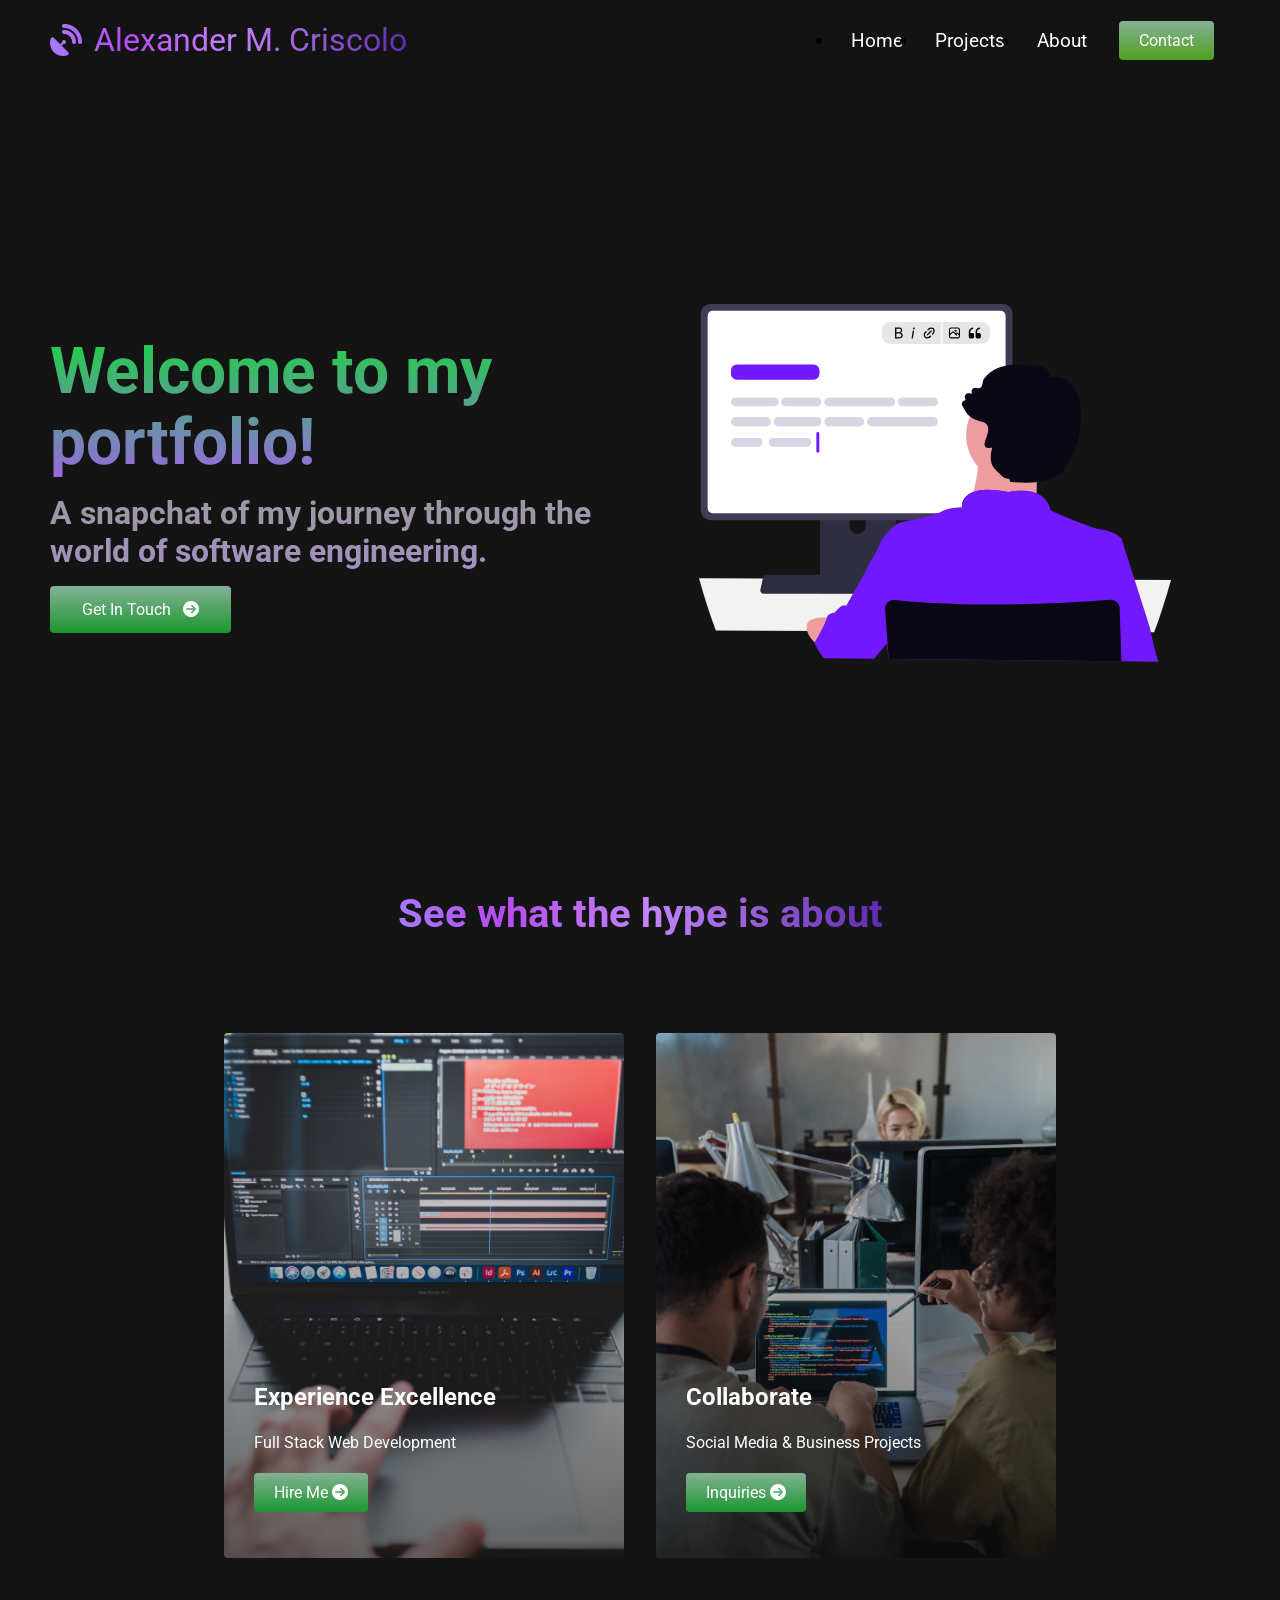
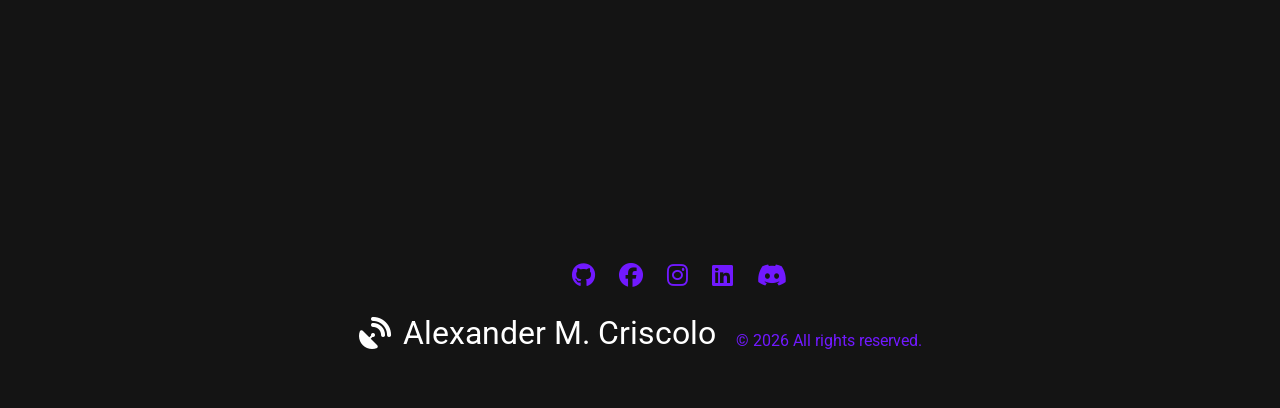
<file: index.html>
<!-- Structure -->

<!doctype html>
<html lang="en">
  <head>
    <meta charset="UTF-8" />
    <meta name="viewport" content="width=device-width, initial-scale=1.0" />
    <title>Alex Criscolo's Portfolio</title>
    <link rel="stylesheet" href="css/index.css" />
    <link rel="stylesheet" href="css/global.css" />
    <!-- Font Awesome - Logo Icon -->
    <link
      rel="stylesheet"
      href="https://cdnjs.cloudflare.com/ajax/libs/font-awesome/6.7.2/css/all.min.css"
    />
    <!-- Google Fonts - Roboto -->
    <link rel="preconnect" href="https://fonts.googleapis.com" />
    <link rel="preconnect" href="https://fonts.gstatic.com" crossorigin />
    <link
      href="https://fonts.googleapis.com/css2?family=Roboto:ital,wght@0,100..900;1,100..900&display=swap"
      rel="stylesheet"
    />
  </head>

  <body>
    <!-- Navbar Section -->
    <nav class="navbar">
      <div class="navbar__container">
        <a href="/" id="navbar__logo"
          ><i class="fas fa-satellite-dish"></i>Alexander M. Criscolo</a
        >
        <div class="navbar__toggle" id="mobile-menu">
          <span class="bar"></span>
          <span class="bar"></span>
          <span class="bar"></span>
        </div>
        <ul class="navbar__menu">
          <li class="navbar__item">
            <a href="/" class="navbar__links">Home</a>
          </li>
          <li class="navbar__item">
            <a href="projects.html" class="navbar__links">Projects</a>
          </li>
          <li class="navbar__item">
            <a href="about.html" class="navbar__links">About</a>
          </li>
          <li class="navbar__btn">
            <button type="button" class="contact__btn">Contact</button>
          </li>
        </ul>
      </div>
    </nav>

    <!-- Hero Section -->
    <div class="main">
      <div class="main__container">
        <div class="main__content">
          <h1>Welcome to my portfolio!</h1>
          <p>
            A snapchat of my journey through the world of software engineering.
          </p>
          <!-- TO-DO: add navigation to contact form -->
          <button type="button" class="main__btn">
            Get In Touch <i class="fa-solid fa-circle-arrow-right"></i>
          </button>
        </div>
        <div class="main__img--container">
          <img src="images/pic1.svg" alt="pic" id="main__img" />
        </div>
      </div>
    </div>

    <!-- Services Section -->
    <div class="services">
      <h1>See what the hype is about</h1>
      <div class="services__container">
        <div class="services__card">
          <h2>Experience Excellence</h2>
          <p>Full Stack Web Development</p>
          <button>
            Hire Me <i class="fa-solid fa-circle-arrow-right"></i>
          </button>
        </div>
        <div class="services__card">
          <h2>Collaborate</h2>
          <p>Social Media & Business Projects</p>
          <button>
            Inquiries <i class="fa-solid fa-circle-arrow-right"></i>
          </button>
        </div>
      </div>
    </div>

    <div class="footer__container">
      <div class="footer__links">
        <div class="footer__link--wrapper">
          <div class="footer__link--items">
            <a
              href="https://github.com/alexmcr1s"
              target="_blank"
              rel="noopener noreferrer"
            >
              <i class="fa-brands fa-github"></i>
            </a>
            <a href="/" target="_blank" rel="noopener noreferrer">
              <i class="fa-brands fa-facebook"></i>
            </a>
            <a
              href="https://www.instagram.com/alexmcr1s/"
              target="_blank"
              rel="noopener noreferrer"
            >
              <i class="fa-brands fa-instagram"></i>
            </a>
            <a
              href="https://www.linkedin.com/in/alexander-criscolo-b488a0161/"
              target="_blank"
              rel="noopener noreferrer"
            >
              <i class="fa-brands fa-linkedin"></i>
            </a>
            <a
              href="https://discord.gg/RDEhZDUMt"
              target="_blank"
              rel="noopener noreferrer"
            >
              <i class="fa-brands fa-discord"></i>
            </a>
          </div>
        </div>
      </div>
      <div class="footer__logo">
        <div class="footer__logo--wrap">
          <a href="/index.html" id="footer__logo"
            ><i class="fas fa-satellite-dish"></i>Alexander M. Criscolo</a
          >
          <p class="website__right">© 2026 All rights reserved.</p>
        </div>
      </div>
    </div>

    <script src="script.js"></script>
  </body>
</html>
</file>
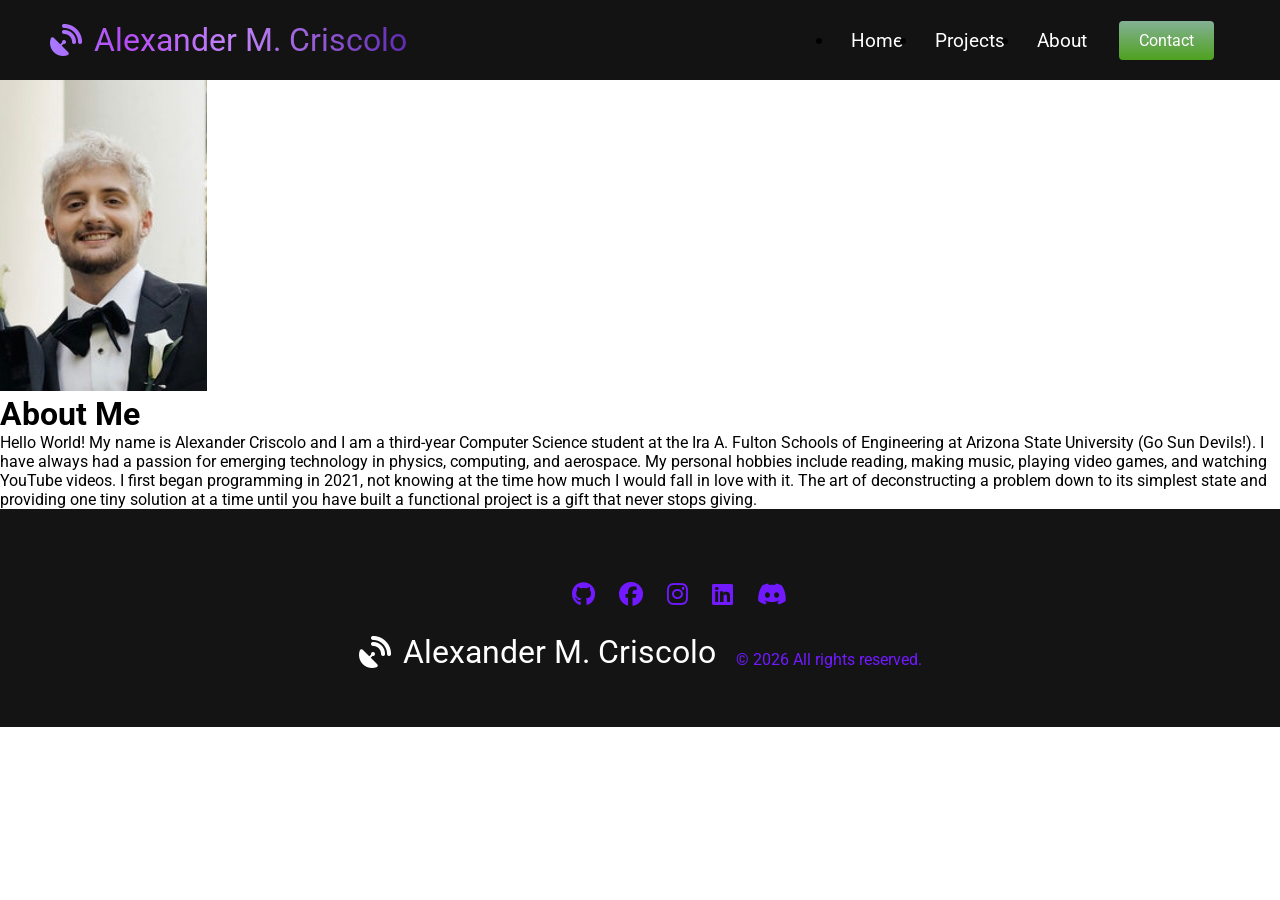
<file: about.html>
<!doctype html>
<html lang="en">
  <head>
    <meta charset="UTF-8" />
    <meta name="viewport" content="width=device-width, initial-scale=1.0" />
    <title>Alex Criscolo's Portfolio</title>
    <link rel="stylesheet" href="css/global.css" />
    <!-- Font Awesome - Logo Icon -->
    <link
      rel="stylesheet"
      href="https://cdnjs.cloudflare.com/ajax/libs/font-awesome/6.7.2/css/all.min.css"
    />
    <!-- Google Fonts - Roboto -->
    <link rel="preconnect" href="https://fonts.googleapis.com" />
    <link rel="preconnect" href="https://fonts.gstatic.com" crossorigin />
    <link
      href="https://fonts.googleapis.com/css2?family=Roboto:ital,wght@0,100..900;1,100..900&display=swap"
      rel="stylesheet"
    />
  </head>

  <body>
    <!-- Navbar Section -->
    <nav class="navbar">
      <div class="navbar__container">
        <a href="/" id="navbar__logo"
          ><i class="fas fa-satellite-dish"></i>Alexander M. Criscolo</a
        >
        <div class="navbar__toggle" id="mobile-menu">
          <span class="bar"></span>
          <span class="bar"></span>
          <span class="bar"></span>
        </div>
        <ul class="navbar__menu">
          <li class="navbar__item">
            <a href="/" class="navbar__links">Home</a>
          </li>
          <li class="navbar__item">
            <a href="projects.html" class="navbar__links">Projects</a>
          </li>
          <li class="navbar__item">
            <a href="about.html" class="navbar__links">About</a>
          </li>
          <li class="navbar__btn">
            <button type="button" class="contact__btn">Contact</button>
          </li>
        </ul>
      </div>
    </nav>

    <!-- Hero (about) Section -->
    <div class="about">
      <div class="about__container">
        <div class="about__content">
          <div class="about_img--container">
            <img src="images/pfp.jpg" alt="pic" id="about__img" />
          </div>
          <h1>About Me</h1>
          <p>
            Hello World! My name is Alexander Criscolo and I am a third-year
            Computer Science student at the Ira A. Fulton Schools of Engineering
            at Arizona State University (Go Sun Devils!). I have always had a
            passion for emerging technology in physics, computing, and
            aerospace. My personal hobbies include reading, making music,
            playing video games, and watching YouTube videos. I first began
            programming in 2021, not knowing at the time how much I would fall
            in love with it. The art of deconstructing a problem down to its
            simplest state and providing one tiny solution at a time until you
            have built a functional project is a gift that never stops giving.
          </p>
        </div>
      </div>
    </div>

    <div class="footer__container">
      <div class="footer__links">
        <div class="footer__link--wrapper">
          <div class="footer__link--items">
            <a
              href="https://github.com/alexmcr1s"
              target="_blank"
              rel="noopener noreferrer"
            >
              <i class="fa-brands fa-github"></i>
            </a>
            <a href="/" target="_blank" rel="noopener noreferrer">
              <i class="fa-brands fa-facebook"></i>
            </a>
            <a
              href="https://www.instagram.com/alexmcr1s/"
              target="_blank"
              rel="noopener noreferrer"
            >
              <i class="fa-brands fa-instagram"></i>
            </a>
            <a
              href="https://www.linkedin.com/in/alexander-criscolo-b488a0161/"
              target="_blank"
              rel="noopener noreferrer"
            >
              <i class="fa-brands fa-linkedin"></i>
            </a>
            <a
              href="https://discord.gg/RDEhZDUMt"
              target="_blank"
              rel="noopener noreferrer"
            >
              <i class="fa-brands fa-discord"></i>
            </a>
          </div>
        </div>
      </div>
      <div class="footer__logo">
        <div class="footer__logo--wrap">
          <a href="/index.html" id="footer__logo"
            ><i class="fas fa-satellite-dish"></i>Alexander M. Criscolo</a
          >
          <p class="website__right">© 2026 All rights reserved.</p>
        </div>
      </div>
    </div>

    <script src="script.js"></script>
  </body>
</html>
</file>
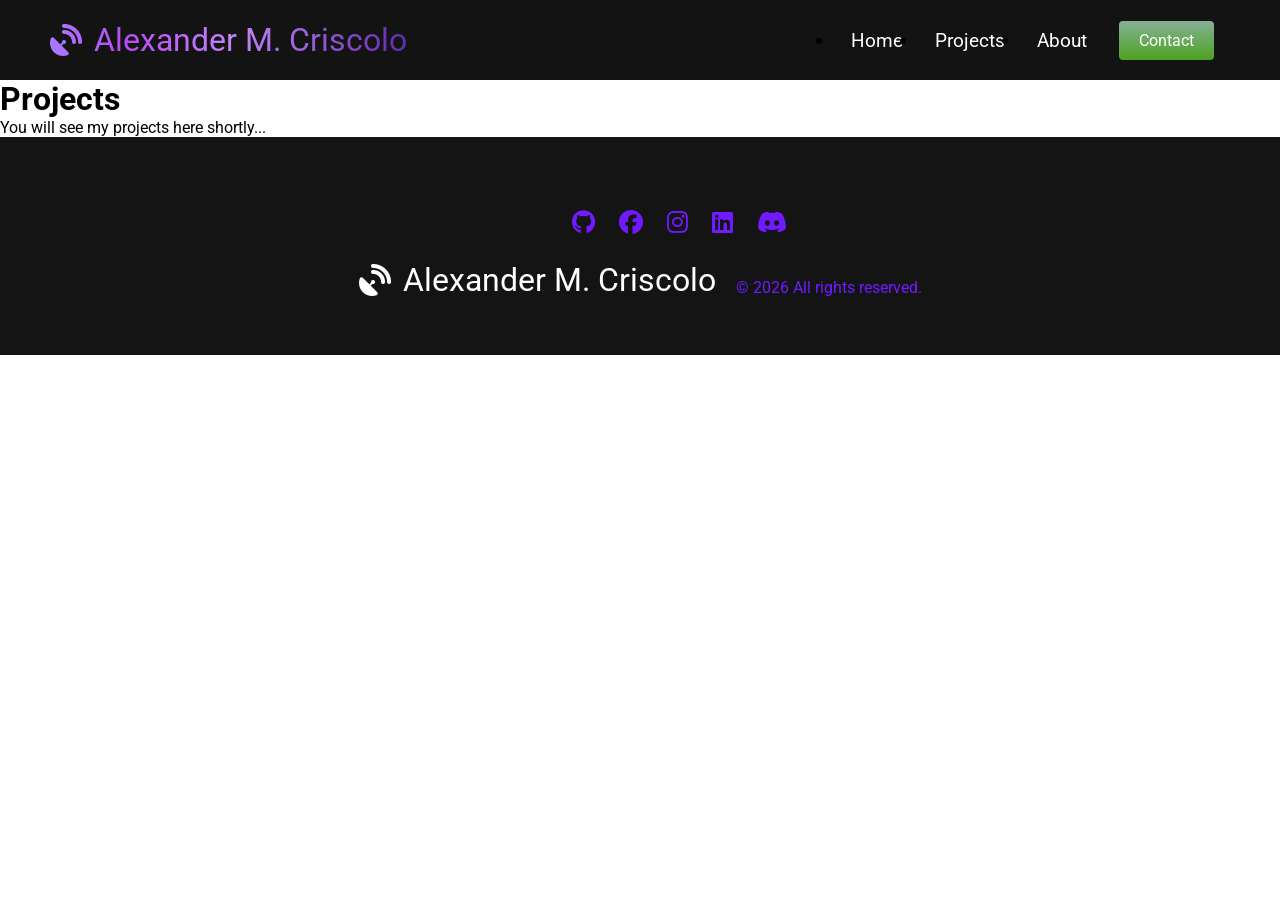
<file: projects.html>
<!doctype html>
<html lang="en">
  <head>
    <meta charset="UTF-8" />
    <meta name="viewport" content="width=device-width, initial-scale=1.0" />
    <title>Alex Criscolo's Portfolio</title>
    <link rel="stylesheet" href="css/global.css" />
    <!-- Font Awesome - Logo Icon -->
    <link
      rel="stylesheet"
      href="https://cdnjs.cloudflare.com/ajax/libs/font-awesome/6.7.2/css/all.min.css"
    />
    <!-- Google Fonts - Roboto -->
    <link rel="preconnect" href="https://fonts.googleapis.com" />
    <link rel="preconnect" href="https://fonts.gstatic.com" crossorigin />
    <link
      href="https://fonts.googleapis.com/css2?family=Roboto:ital,wght@0,100..900;1,100..900&display=swap"
      rel="stylesheet"
    />
  </head>

  <body>
    <!-- Navbar Section -->
    <nav class="navbar">
      <div class="navbar__container">
        <a href="/" id="navbar__logo"
          ><i class="fas fa-satellite-dish"></i>Alexander M. Criscolo</a
        >
        <div class="navbar__toggle" id="mobile-menu">
          <span class="bar"></span>
          <span class="bar"></span>
          <span class="bar"></span>
        </div>
        <ul class="navbar__menu">
          <li class="navbar__item">
            <a href="/" class="navbar__links">Home</a>
          </li>
          <li class="navbar__item">
            <a href="projects.html" class="navbar__links">Projects</a>
          </li>
          <li class="navbar__item">
            <a href="about.html" class="navbar__links">About</a>
          </li>
          <li class="navbar__btn">
            <button type="button" class="contact__btn">Contact</button>
          </li>
        </ul>
      </div>
    </nav>
    <header>
      <h1>Projects</h1>
      <p>You will see my projects here shortly...</p>
    </header>

    <div class="footer__container">
      <div class="footer__links">
        <div class="footer__link--wrapper">
          <div class="footer__link--items">
            <a
              href="https://github.com/alexmcr1s"
              target="_blank"
              rel="noopener noreferrer"
            >
              <i class="fa-brands fa-github"></i>
            </a>
            <a href="/" target="_blank" rel="noopener noreferrer">
              <i class="fa-brands fa-facebook"></i>
            </a>
            <a
              href="https://www.instagram.com/alexmcr1s/"
              target="_blank"
              rel="noopener noreferrer"
            >
              <i class="fa-brands fa-instagram"></i>
            </a>
            <a
              href="https://www.linkedin.com/in/alexander-criscolo-b488a0161/"
              target="_blank"
              rel="noopener noreferrer"
            >
              <i class="fa-brands fa-linkedin"></i>
            </a>
            <a
              href="https://discord.gg/RDEhZDUMt"
              target="_blank"
              rel="noopener noreferrer"
            >
              <i class="fa-brands fa-discord"></i>
            </a>
          </div>
        </div>
      </div>
      <div class="footer__logo">
        <div class="footer__logo--wrap">
          <a href="/index.html" id="footer__logo"
            ><i class="fas fa-satellite-dish"></i>Alexander M. Criscolo</a
          >
          <p class="website__right">© 2026 All rights reserved.</p>
        </div>
      </div>
    </div>

    <script src="script.js"></script>
  </body>
</html>
</file>
<file: css/index.css>
/* Index (Homepage) */

/* Hero Section */
.main {
  background-color: #141414;
}

.main__container {
  display: grid;
  grid-template-columns: 1fr 1fr;
  align-items: center;
  justify-self: center;
  margin: 0 auto;
  height: 90vh;
  background-color: #141414;
  z-index: 1;
  width: 100%;
  max-width: 1300px;
  padding: 0 50px;
}

.main__content h1 {
  font-size: 4rem;
  background-color: #7119ff;
  background-image: linear-gradient(to top, #976ae0 0%, #1ed145 100%);
  background-size: 100%;
  -webkit-background-clip: text;
  -moz-background-clip: text;
  -webkit-text-fill-color: transparent;
  -moz-text-fill-color: transparent;
  line-height: 1.1;
}

.main__content p {
  margin-top: 1rem;
  font-size: 2rem;
  font-weight: 700;
  background-color: #7119ff;
  background-image: linear-gradient(to top, #a290c0 0%, #9c99a0 100%);
  background-size: 100%;
  -webkit-background-clip: text;
  -moz-background-clip: text;
  -webkit-text-fill-color: transparent;
  -moz-text-fill-color: transparent;
}

/* Hero button */
.main__btn {
  font-size: 1rem;
  background-image: linear-gradient(to top, #1a972e 0%, #84b195 100%);
  padding: 14px 32px;
  border: none;
  border-radius: 4px;
  color: #fff;
  margin-top: 1rem;
  cursor: pointer;
  position: relative;
  transition: all 0.35s;
  outline: none;
  display: flex;
  align-items: center;
  gap: 12px;
  z-index: 2;
  text-decoration: none;
}

.main__btn:after {
  position: absolute;
  content: "";
  top: 0;
  left: 0;
  width: 0;
  height: 100%;
  background: #7119ff;
  transition: all 0.35s;
  border-radius: 4px;
}

/* Layer management for hero button hover */
.main__btn::after {
  z-index: -1;
}

.main__btn:hover {
  color: #fff;
}

.main__btn:hover:after {
  width: 100%;
}

.main__img--container {
  text-align: center;
}

#main__img {
  height: 80%;
  width: 80%;
}

/* Mobile Responsiveness */
@media screen and (max-width: 768px) {
  .main__container {
    display: grid;
    grid-template-columns: auto;
    align-items: center;
    justify-self: center;
    width: 100%;
    margin: 0 auto;
    height: 90vh;
  }

  .main__content {
    text-align: center;
    margin-bottom: 4rem;
  }

  .main__content h1 {
    font-size: 2.5rem;
    margin-top: 2rem;
  }

  .main__content p {
    margin-top: 1rem;
    font-size: 1.5rem;
  }

  .main__content button {
    justify-self: center;
  }
}

@media screen and (max-width: 480px) {
  .main__content h1 {
    font-size: 2rem;
    margin-top: 3rem;
  }

  .main__content p {
    margin-top: 2rem;
    font-size: 1.5rem;
  }

  .main__content button {
    justify-self: center;
  }
}

/* Services Section */
.services {
  background: #141414;
  display: flex;
  flex-direction: column;
  align-items: center;
  height: 100vh;
}

.services h1 {
  background-color: #8f0fda;
  background-image: linear-gradient(
    to right,
    #7c18ff 0%,
    #a87aff 0%,
    #b64bf5 21%,
    #c185f9 52%,
    #8e55cf 78%,
    #5e2ab1 100%
  );
  background-size: 100%;
  margin-bottom: 5rem;
  font-size: 2.5rem;
  -webkit-background-clip: text;
  -moz-background-clip: text;
  -webkit-text-fill-color: transparent;
  -moz-text-fill-color: transparent;
}

.services__container {
  display: flex;
  justify-content: center;
  flex-wrap: wrap;
}

.services__card {
  margin: 1rem;
  height: 525px;
  width: 400px;
  border-radius: 4px;
  background-image:
    linear-gradient(to bottom, rgba(0, 0, 0, 0) 0%, rgba(17, 17, 17, 0.6) 100%),
    url("/images/services1.jpg");
  background-size: cover;
  position: relative;
  color: #fff;
}

.services__card:nth-child(2) {
  background-image:
    linear-gradient(to bottom, rgba(0, 0, 0, 0) 0%, rgba(17, 17, 17, 0.6) 100%),
    url("/images/services2.jpg");
}

.services h2 {
  position: absolute;
  top: 350px;
  left: 30px;
}

.services__card p {
  position: absolute;
  top: 400px;
  left: 30px;
}

.services__card button {
  color: #fff;
  padding: 10px 20px;
  border: none;
  outline: none;
  border-radius: 4px;
  background-image: linear-gradient(to top, #1a972e 0%, #84b195 100%);
  position: absolute;
  top: 440px;
  left: 30px;
  font-size: 1rem;
  cursor: pointer;
  transition: background-image 0.3s ease;
}

.services__card:hover button {
  background-image: linear-gradient(to top, #7119ff 0%, #9b5cff 100%);
}

.services__card:hover {
  transform: scale(1.075);
  transition: 0.2s ease-in;
  cursor: pointer;
}

@media screen and (max-width: 960px) {
  .services {
    height: 1600px;
  }
  .services h1 {
    font-size: 2rem;
    margin-top: 12rem;
  }
}

@media screen and (max-width: 480px) {
  .services {
    height: 1400px;
  }

  .services h1 {
    font-size: 1.2rem;
  }

  .services__card {
    width: 300px;
  }
}
</file>
<file: css/global.css>
* {
  box-sizing: border-box;
  margin: 0;
  padding: 0;
  font-family: "Roboto", sans-serif;
}

/* Universal Navbar */
.navbar {
  background: #131313;
  height: 80px;
  display: flex;
  justify-content: center;
  align-items: center;
  font-size: 1.2rem;
  position: sticky;
  top: 0;
  z-index: 999;
}

.navbar__container {
  display: flex;
  justify-content: space-between;
  height: 80px;
  z-index: 1;
  width: 100%;
  max-width: 1300px;
  margin: 0 auto;
  padding: 0 50px;
}

#navbar__logo {
  background-color: #7119ff;
  background-image: linear-gradient(
    to right,
    #5e2ab1 0%,
    #a87aff 0%,
    #b64bf5 21%,
    #c185f9 52%,
    #8e55cf 78%,
    #5e2ab1 100%
  );
  background-size: 100%;
  background-clip: border-box;
  -webkit-background-clip: text;
  -moz-background-clip: text;
  -webkit-text-fill-color: transparent;
  -moz-text-fill-color: transparent;
  display: flex;
  align-items: center;
  cursor: pointer;
  text-decoration: none;
  font-size: 2rem;
  gap: 12px;
}

.fa-satellite-dish {
  margin-right: flex;
}

.navbar__menu {
  display: flex;
  align-items: center;
  /*list-style: none; ...was causing problem so errored out for now */
  text-align: center;
}

.navbar__item {
  height: 80px;
}

.navbar__links {
  color: #fff;
  display: flex;
  align-items: center;
  justify-content: center;
  text-decoration: none;
  padding: 0 1rem;
  height: 100%;
}

.navbar__btn {
  display: flex;
  justify-content: center;
  align-items: center;
  padding: 0 1rem;
  width: 100%;
}

.contact__btn {
  display: flex;
  justify-content: center;
  align-items: center;
  text-decoration: none;
  padding: 10px 20px;
  height: 100%;
  width: 100%;
  border: none;
  outline: none;
  border-radius: 4px;
  background: #4ea11e;
  background-image: linear-gradient(to top, #4ea11e 0%, #84b195 100%);
  color: #fff;
  font-size: 1rem;
  cursor: pointer;
}

.contact__btn:hover {
  background: #7119ff;
  transition: all 0.3s ease;
}

.navbar__links:hover {
  color: #7119ff;
  transition: all 0.3s ease;
}

/* Mobile Menu Responsiveness */
@media screen and (max-width: 960px) {
  .navbar__container {
    display: flex;
    justify-content: space-between;
    height: 80px;
    z-index: 1;
    width: 100%;
    max-width: 1300px;
    padding: 0;
  }

  .navbar__menu {
    display: grid;
    grid-template-columns: auto;
    margin: 0;
    width: 100%;
    position: absolute;
    top: -1000px;
    opacity: 0;
    transition: all 0.5s ease;
    height: 50vh;
    z-index: -1;
  }

  .navbar__menu.active {
    background: #131313;
    top: 100%;
    opacity: 1;
    transition: all 0.5s ease;
    z-index: 99;
    height: 50vh;
    font-size: 1.6rem;
  }

  #navbar__logo {
    display: flex;
    align-items: center;
    gap: 12px;
    padding-left: 25px;
  }

  .navbar__toggle .bar {
    width: 25px;
    height: 3px;
    margin: 5px auto;
    transition: all 0.2s ease-in-out;
    background: #fff;
  }

  .navbar__item {
    width: 100%;
  }

  .navbar__links {
    text-align: center;
    padding: 2rem;
    width: 100%;
    display: table;
  }

  #mobile-menu {
    position: absolute;
    top: 20%;
    right: 5%;
    transform: translate(5%, 20%);
  }

  .navbar__btn {
    padding-bottom: 2rem;
  }

  .contact__btn {
    display: flex;
    justify-content: center;
    align-items: center;
    width: 80%;
    height: 80px;
    margin: 0;
    font-size: 1.6rem;
  }

  .navbar__toggle .bar {
    display: block;
    cursor: pointer;
  }

  #mobile-menu.is-active .bar:nth-child(2) {
    opacity: 0;
  }

  #mobile-menu.is-active .bar:nth-child(1) {
    transform: translateY(8px) rotate(45deg);
  }

  #mobile-menu.is-active .bar:nth-child(3) {
    transform: translateY(-8px) rotate(-45deg);
  }
}

/* Universal Footer */
.footer__container {
  background-color: #141414;
  padding: 3.5rem 0;
  display: flex;
  flex-direction: column;
  justify-content: cetner;
  align-items: center;
}

#footer__logo {
  color: #fff;
  display: flex;
  align-items: center;
  cursor: pointer;
  text-decoration: none;
  font-size: 2rem;
  gap: 12px;
}

.footer__links {
  width: 100%;
  max-width: 1000px;
  display: flex;
  justify-content: center;
}

.footer__link--wrapper {
  display: flex;
}

.footer__link--items {
  display: flex;
  flex-direction: columns;
  align-items: center;
  margin: 16px;
  text-align: left;
  width: 160px;
  box-sizing: border-box;
}

.footer__link--items h2 {
  margin-bottom: 16px;
}

.footer__link--items > h2 {
  color: #fff;
}

.footer__link--items a {
  color: #7119ff;
  text-decoration: none;
  margin-bottom: 0.5rem;
  font-size: 24px;
  padding: 0 12px;
  justify-content: center;
}

.footer__link--items a:hover {
  color: #e9e9e9;
  transition: 0.3s ease-out;
}

.footer__logo--wrap {
  display: flex;
  justify-content: center;
  align-items: center;
  width: 100%;
  max-width: 1000px;
  gap: 20px;
}

.footer__logo i:hover {
  color: #7119ff;
  transition: 0.3s ease-out;
}

.footer__logo--wrap p {
  color: #7119ff;
  margin-top: 15px;
}
</file>
